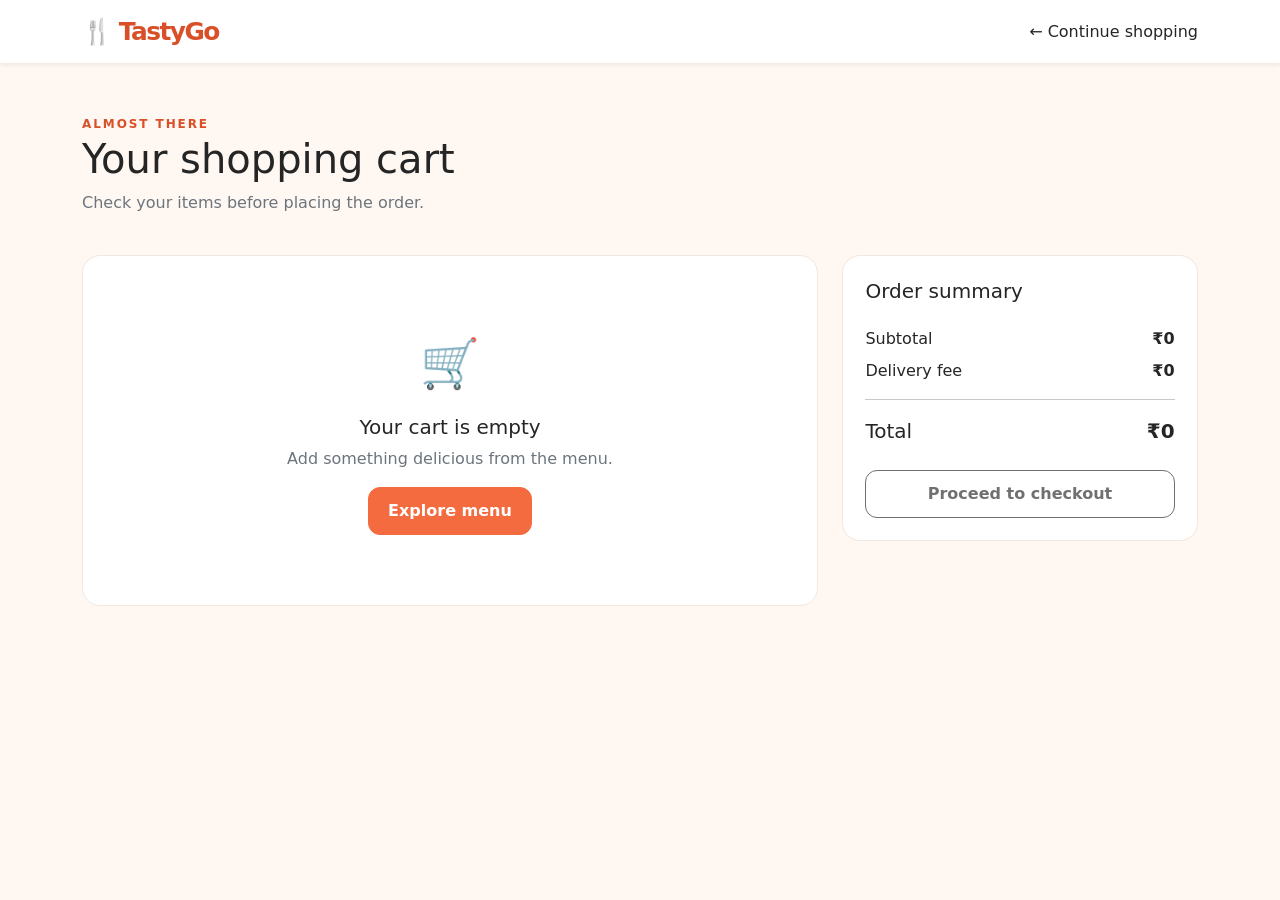
<file: cart.html>
<!DOCTYPE html>
<html lang="en"><head><meta charset="UTF-8"><meta name="viewport" content="width=device-width, initial-scale=1"><title>Your Cart | TastyGo</title><link href="https://cdn.jsdelivr.net/npm/bootstrap@5.3.3/dist/css/bootstrap.min.css" rel="stylesheet"><link href="css/style.css" rel="stylesheet"></head>
<body class="page-bg"><nav class="navbar bg-white shadow-sm"><div class="container"><a class="navbar-brand brand" href="index.html">🍴 TastyGo</a><a class="nav-link" href="menu.html">← Continue shopping</a></div></nav>
<main class="container py-5"><span class="eyebrow">ALMOST THERE</span><h1>Your shopping cart</h1><p class="text-secondary">Check your items before placing the order.</p>
<div class="row g-4 mt-1"><div class="col-lg-8"><div class="white-panel"><div id="cartItems"></div></div></div><div class="col-lg-4"><div class="white-panel"><h2 class="h5">Order summary</h2><div class="d-flex justify-content-between mt-4"><span>Subtotal</span><strong id="cartSubtotal">₹0</strong></div><div class="d-flex justify-content-between mt-2"><span>Delivery fee</span><strong id="deliveryFee">₹0</strong></div><hr><div class="d-flex justify-content-between fs-5"><span>Total</span><strong id="cartTotal">₹0</strong></div><a id="checkoutBtn" class="btn btn-tasty w-100 mt-4" href="payment.html">Proceed to checkout</a></div></div></div></main><script src="js/script.js"></script></body></html>
</file>
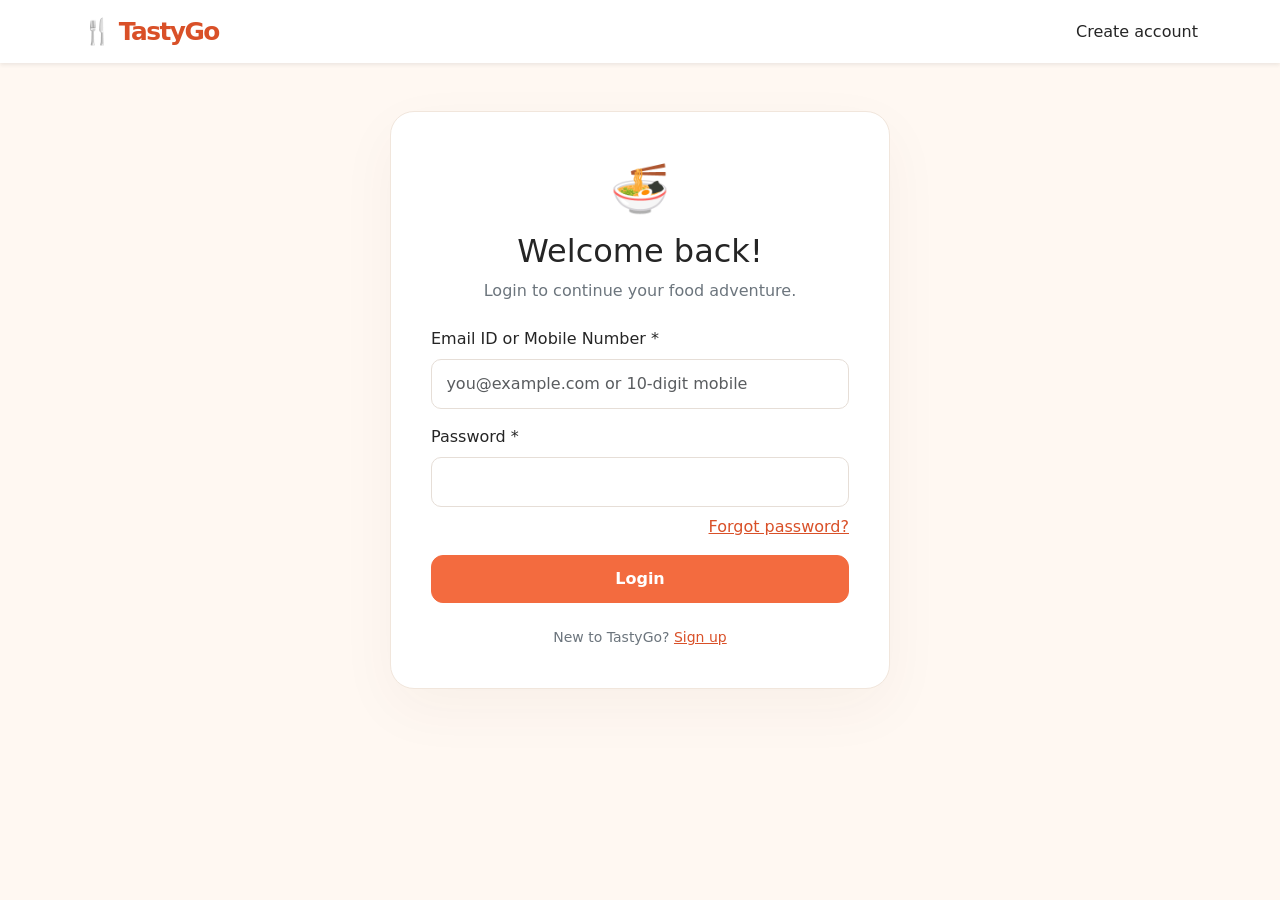
<file: login.html>
<!DOCTYPE html>
<html lang="en"><head><meta charset="UTF-8"><meta name="viewport" content="width=device-width, initial-scale=1"><title>Login | TastyGo</title><link href="https://cdn.jsdelivr.net/npm/bootstrap@5.3.3/dist/css/bootstrap.min.css" rel="stylesheet"><link href="css/style.css" rel="stylesheet"></head>
<body class="page-bg"><nav class="navbar bg-white shadow-sm"><div class="container"><a class="navbar-brand brand" href="index.html">🍴 TastyGo</a><a href="signup.html" class="nav-link">Create account</a></div></nav>
<main class="container py-5"><div class="form-card login-card mx-auto"><div class="text-center mb-4"><div class="login-emoji">🍜</div><h1 class="h2">Welcome back!</h1><p class="text-secondary">Login to continue your food adventure.</p></div>
<form id="loginForm" novalidate><div class="mb-3"><label for="loginId" class="form-label">Email ID or Mobile Number *</label><input id="loginId" class="form-control" required autocomplete="username" placeholder="you@example.com or 10-digit mobile"><div class="invalid-feedback">Enter a valid email or 10-digit mobile number.</div></div>
<div class="mb-2"><label for="loginPassword" class="form-label">Password *</label><input id="loginPassword" type="password" class="form-control" required autocomplete="current-password"><div class="invalid-feedback">Enter your password.</div></div>
<div class="text-end mb-3"><a href="#" id="forgotLink">Forgot password?</a></div><div id="loginMessage" role="status" class="mb-3"></div>
<button class="btn btn-tasty w-100" type="submit">Login</button></form><p class="text-center small text-secondary mt-4 mb-0">New to TastyGo? <a href="signup.html">Sign up</a></p></div></main><script src="js/script.js"></script></body></html>
</file>
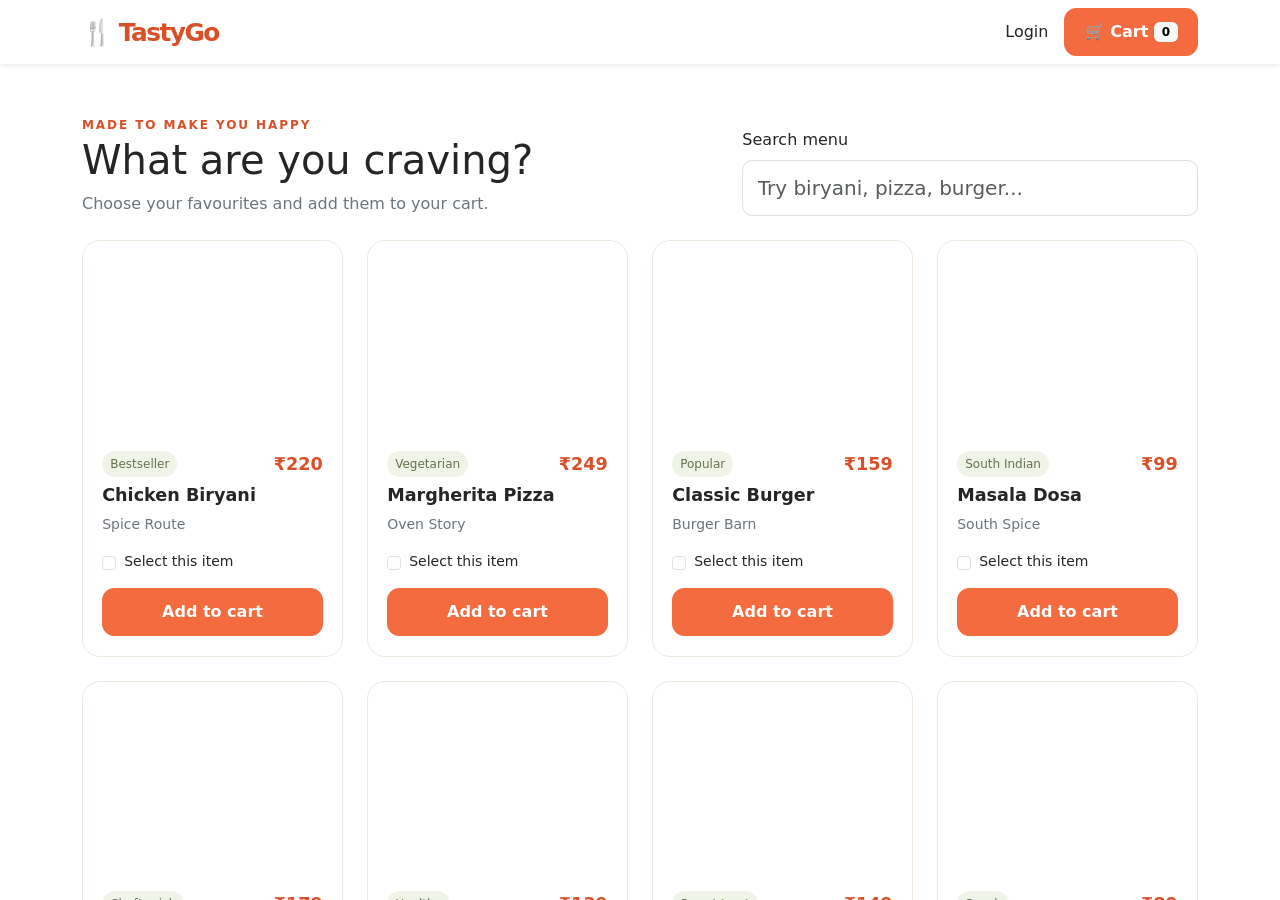
<file: menu.html>
<!DOCTYPE html>
<html lang="en"><head><meta charset="UTF-8"><meta name="viewport" content="width=device-width, initial-scale=1"><title>Menu | TastyGo</title><link href="https://cdn.jsdelivr.net/npm/bootstrap@5.3.3/dist/css/bootstrap.min.css" rel="stylesheet"><link href="css/style.css" rel="stylesheet"></head>
<body><nav class="navbar navbar-expand-lg bg-white sticky-top shadow-sm"><div class="container"><a class="navbar-brand brand" href="index.html">🍴 TastyGo</a><div class="ms-auto d-flex gap-3 align-items-center"><a href="login.html" class="nav-link">Login</a><a href="cart.html" class="btn btn-tasty">🛒 Cart <span id="cartCount" class="badge text-bg-light">0</span></a></div></div></nav>
<main class="container py-5"><div class="row align-items-end g-3 mb-4"><div class="col-md-7"><span class="eyebrow">MADE TO MAKE YOU HAPPY</span><h1>What are you craving?</h1><p class="text-secondary mb-0">Choose your favourites and add them to your cart.</p></div><div class="col-md-5"><label for="foodSearch" class="form-label">Search menu</label><input id="foodSearch" class="form-control form-control-lg" placeholder="Try biryani, pizza, burger..."></div></div>
<div id="menuMessage" role="status" class="mb-3"></div><div id="menuGrid" class="row g-4"></div></main><footer class="footer"><div class="container">TastyGo · Demo menu</div></footer><script src="js/script.js"></script></body></html>
</file>
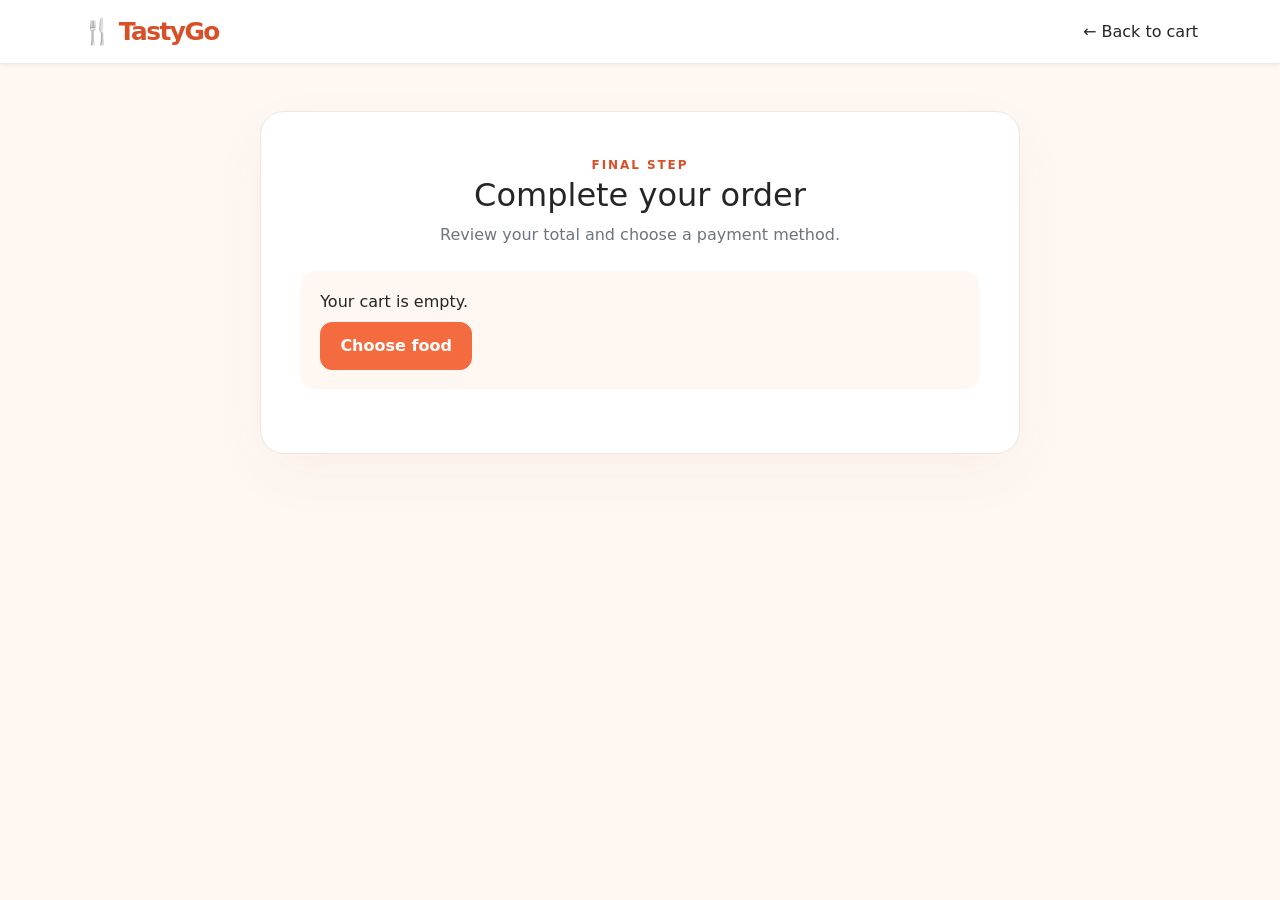
<file: payment.html>
<!DOCTYPE html>
<html lang="en"><head><meta charset="UTF-8"><meta name="viewport" content="width=device-width, initial-scale=1"><title>Checkout | TastyGo</title><link href="https://cdn.jsdelivr.net/npm/bootstrap@5.3.3/dist/css/bootstrap.min.css" rel="stylesheet"><link href="css/style.css" rel="stylesheet"></head>
<body class="page-bg"><nav class="navbar bg-white shadow-sm"><div class="container"><a class="navbar-brand brand" href="index.html">🍴 TastyGo</a><a class="nav-link" href="cart.html">← Back to cart</a></div></nav>
<main class="container py-5"><div class="form-card mx-auto"><div class="text-center mb-4"><span class="eyebrow">FINAL STEP</span><h1 class="h2">Complete your order</h1><p class="text-secondary">Review your total and choose a payment method.</p></div>
<div id="paymentSummary" class="summary-box mb-4"></div><form id="paymentForm" novalidate><h2 class="h5 mb-3">Delivery details</h2><div class="mb-3"><label for="deliveryName" class="form-label">Full Name *</label><input id="deliveryName" class="form-control" required pattern="[A-Za-z ]{2,}" autocomplete="name"><div class="invalid-feedback">Enter your name using letters only.</div></div>
<div class="mb-3"><label for="deliveryPhone" class="form-label">Mobile Number *</label><input id="deliveryPhone" class="form-control" required inputmode="numeric" maxlength="10" pattern="[0-9]{10}" autocomplete="tel"><div class="invalid-feedback">Enter a 10-digit mobile number.</div></div>
<div class="mb-3"><label for="deliveryAddress" class="form-label">Delivery Address *</label><textarea id="deliveryAddress" class="form-control" rows="3" required minlength="5" maxlength="250" autocomplete="street-address"></textarea><div class="invalid-feedback">Enter your delivery address.</div></div>
<div class="payment-choice"><input type="radio" id="cod" name="paymentMethod" checked disabled><label for="cod"><strong>💵 Cash on Delivery</strong><span class="d-block small text-secondary">Pay when your order arrives.</span></label></div>
<div id="paymentMessage" role="status" class="mt-3"></div><button id="placeOrderBtn" class="btn btn-tasty w-100 mt-4" type="submit">Place order</button></form>
<div id="orderSuccess" class="text-center d-none mt-4"><div class="success-icon">✓</div><h2>Order placed successfully!</h2><p id="orderNumberText" class="text-secondary"></p><p>Your payment method is Cash on Delivery.</p><a href="menu.html" class="btn btn-tasty">Order more food</a></div></div></main><script src="js/script.js"></script></body></html>
</file>
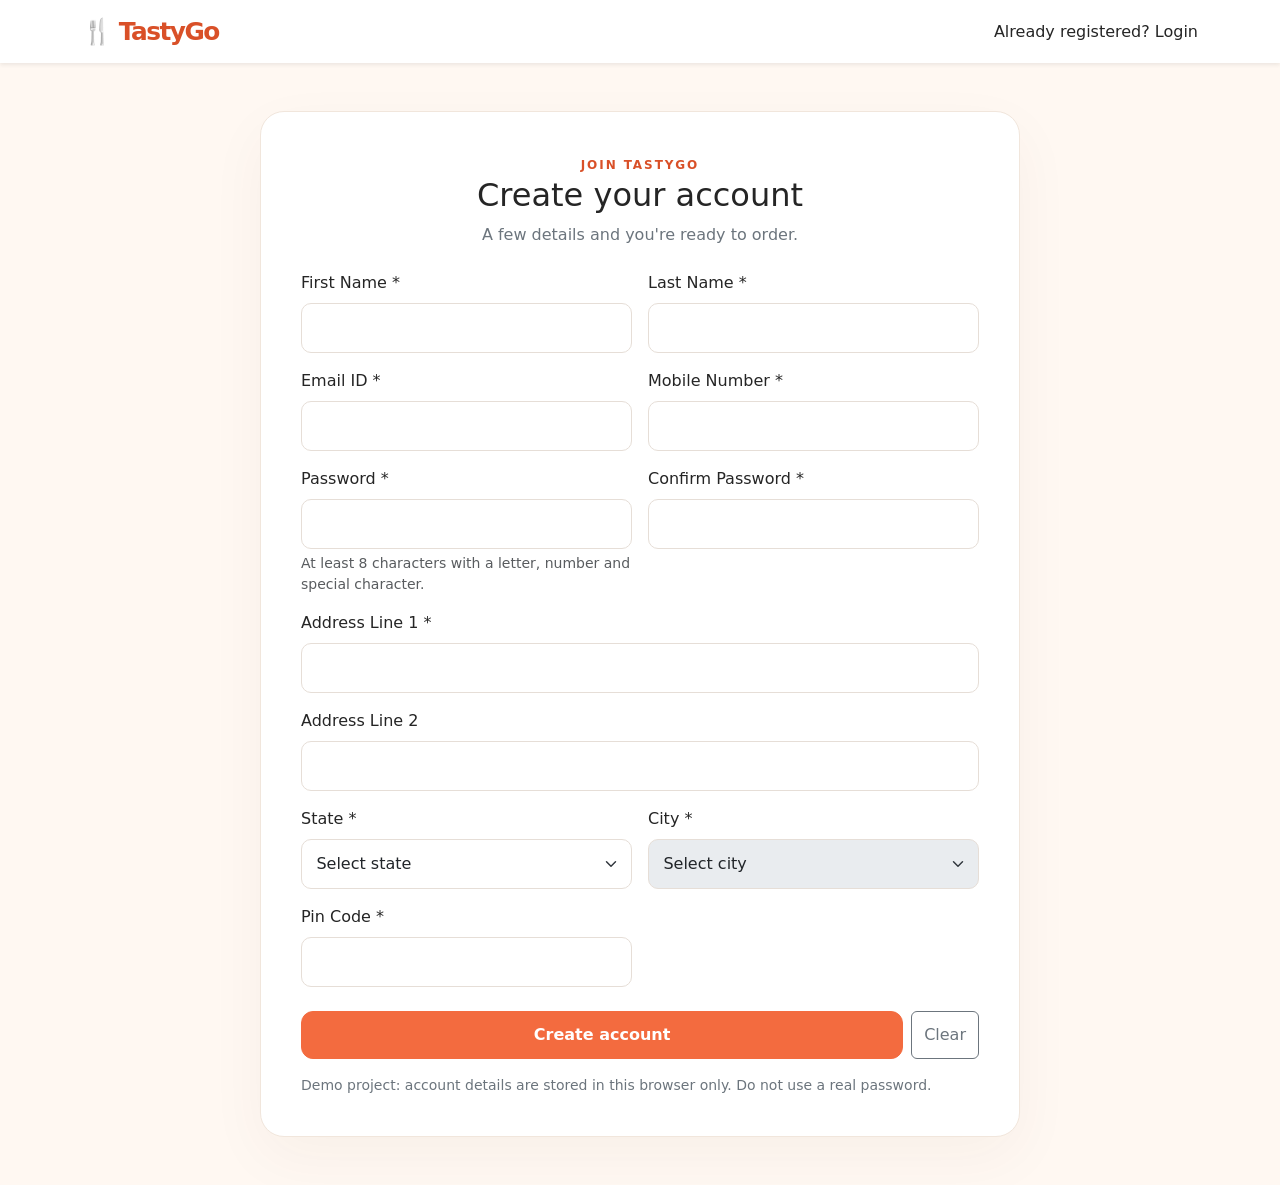
<file: signup.html>
<!DOCTYPE html>
<html lang="en"><head><meta charset="UTF-8"><meta name="viewport" content="width=device-width, initial-scale=1"><title>Sign Up | TastyGo</title>
<link href="https://cdn.jsdelivr.net/npm/bootstrap@5.3.3/dist/css/bootstrap.min.css" rel="stylesheet"><link href="css/style.css" rel="stylesheet"></head>
<body class="page-bg"><nav class="navbar bg-white shadow-sm"><div class="container"><a class="navbar-brand brand" href="index.html">🍴 TastyGo</a><a href="login.html" class="nav-link">Already registered? Login</a></div></nav>
<main class="container py-5"><div class="form-card mx-auto"><div class="text-center mb-4"><span class="eyebrow">JOIN TASTYGO</span><h1 class="h2">Create your account</h1><p class="text-secondary">A few details and you're ready to order.</p></div>
<form id="signupForm" novalidate>
<div class="row g-3">
<div class="col-md-6"><label class="form-label" for="firstName">First Name *</label><input class="form-control" id="firstName" name="firstName" required pattern="[A-Za-z]+" data-error="Use letters only."><div class="invalid-feedback">Use letters only.</div></div>
<div class="col-md-6"><label class="form-label" for="lastName">Last Name *</label><input class="form-control" id="lastName" name="lastName" required pattern="[A-Za-z]+" data-error="Use letters only."><div class="invalid-feedback">Use letters only.</div></div>
<div class="col-md-6"><label class="form-label" for="email">Email ID *</label><input class="form-control" id="email" name="email" type="email" required autocomplete="email"><div class="invalid-feedback">Enter a valid email address.</div></div>
<div class="col-md-6"><label class="form-label" for="mobile">Mobile Number *</label><input class="form-control" id="mobile" name="mobile" inputmode="numeric" maxlength="10" pattern="[0-9]{10}" required><div class="invalid-feedback">Enter a 10-digit mobile number.</div></div>
<div class="col-md-6"><label class="form-label" for="password">Password *</label><input class="form-control" id="password" name="password" type="password" required autocomplete="new-password"><div class="form-text">At least 8 characters with a letter, number and special character.</div><div class="invalid-feedback">Use 8+ characters with a letter, number and special character.</div></div>
<div class="col-md-6"><label class="form-label" for="confirmPassword">Confirm Password *</label><input class="form-control" id="confirmPassword" name="confirmPassword" type="password" required autocomplete="new-password"><div class="invalid-feedback">Passwords must match and meet the requirements.</div></div>
<div class="col-12"><label class="form-label" for="address1">Address Line 1 *</label><input class="form-control" id="address1" name="address1" required pattern="[A-Za-z0-9 ,./#-]{3,}" maxlength="100"><div class="invalid-feedback">Enter a valid address (letters and numbers).</div></div>
<div class="col-12"><label class="form-label" for="address2">Address Line 2</label><input class="form-control" id="address2" name="address2" pattern="[A-Za-z0-9 ,./#-]*" maxlength="100"><div class="invalid-feedback">Use letters, numbers and common address characters.</div></div>
<div class="col-md-6"><label class="form-label" for="state">State *</label><select class="form-select" id="state" name="state" required><option value="">Select state</option></select><div class="invalid-feedback">Choose a state.</div></div>
<div class="col-md-6"><label class="form-label" for="city">City *</label><select class="form-select" id="city" name="city" required disabled><option value="">Select city</option></select><div class="invalid-feedback">Choose a city.</div></div>
<div class="col-md-6"><label class="form-label" for="pincode">Pin Code *</label><input class="form-control" id="pincode" name="pincode" inputmode="numeric" maxlength="6" pattern="[0-9]{6}" required><div class="invalid-feedback">Enter a 6-digit pin code.</div></div>
</div><div id="signupMessage" class="mt-3" role="status"></div>
<div class="d-flex gap-2 mt-4"><button class="btn btn-tasty flex-grow-1" type="submit">Create account</button><button class="btn btn-outline-secondary" type="reset">Clear</button></div>
<p class="small text-secondary mt-3 mb-0">Demo project: account details are stored in this browser only. Do not use a real password.</p>
</form></div></main><script src="js/script.js"></script></body></html>
</file>
<file: css/style.css>
:root{--orange:#f36b3f;--orange-dark:#d95028;--ink:#252525;--cream:#fff8f2;--muted:#6b7280}
*{box-sizing:border-box}body{color:var(--ink);font-family:Inter,system-ui,-apple-system,"Segoe UI",sans-serif}a{color:var(--orange-dark)}.brand{font-size:1.55rem;font-weight:850;letter-spacing:-.06em;color:var(--orange-dark)!important}.btn-tasty{background:var(--orange);color:#fff;border:1px solid var(--orange);font-weight:700;border-radius:12px;padding:.7rem 1.2rem}.btn-tasty:hover,.btn-tasty:focus{background:var(--orange-dark);border-color:var(--orange-dark);color:#fff}.hero{background:linear-gradient(120deg,#fff8f2,#fff 60%);padding:5.5rem 0}.hero h1{font-size:clamp(2.8rem,5vw,4.6rem);font-weight:850;letter-spacing:-.06em;line-height:1.05;margin:1rem 0}.highlight{color:var(--orange)}.eyebrow{font-size:.75rem;letter-spacing:.16em;color:var(--orange-dark);font-weight:800}.hero-image{position:relative;padding:1rem}.hero-image img{width:100%;height:420px;object-fit:cover;border-radius:34px;box-shadow:0 25px 60px #8e4b2426;animation:float 5s ease-in-out infinite}.floating-note{position:absolute;bottom:2rem;left:0;background:white;padding:1rem 1.2rem;border-radius:16px;box-shadow:0 10px 30px #00000014;font-weight:700}@keyframes float{0%,100%{transform:translateY(0)}50%{transform:translateY(-8px)}}.section{padding:5rem 0}.section h2{font-size:2.4rem;font-weight:800;letter-spacing:-.04em}.soft,.page-bg{background:var(--cream)}.city-card,.feature{background:white;border:1px solid #f0e7df;border-radius:16px;padding:1.4rem;font-weight:700}.city-card{transition:transform .2s,box-shadow .2s}.city-card:hover{transform:translateY(-4px);box-shadow:0 10px 25px #0000000c}.feature{height:100%;font-size:2rem}.feature h5{font-size:1.15rem;font-weight:800;margin-top:1rem}.feature p{font-size:.95rem;color:var(--muted);font-weight:400}.footer{padding:1.5rem 0;background:#252525;color:white}.form-card{max-width:760px;background:white;padding:clamp(1.25rem,4vw,2.5rem);border:1px solid #f1e6dc;border-radius:24px;box-shadow:0 20px 60px #63351a0b}.login-card{max-width:500px}.form-control,.form-select{padding:.75rem .9rem;border-color:#e6ded7;border-radius:10px}.form-control:focus,.form-select:focus{border-color:var(--orange);box-shadow:0 0 0 .2rem #f36b3f24}.login-emoji{font-size:3rem;margin-bottom:.5rem}.white-panel{background:#fff;border:1px solid #f0e7df;border-radius:18px;padding:1.4rem}.food-card{height:100%;overflow:hidden;border:1px solid #f0e7df;border-radius:18px;background:white;transition:transform .2s,box-shadow .2s}.food-card:hover{transform:translateY(-4px);box-shadow:0 14px 30px #0000000c}.food-card img{height:190px;width:100%;object-fit:cover}.food-card .card-body{padding:1.2rem}.food-card h3{font-size:1.1rem;font-weight:800}.price{font-size:1.1rem;font-weight:800;color:var(--orange-dark)}.food-tag{font-size:.75rem;color:#68704d;background:#f0f3e8;padding:.25rem .5rem;border-radius:99px}.cart-row{display:flex;gap:1rem;align-items:center;padding:1rem 0;border-bottom:1px solid #eee}.cart-row:last-child{border-bottom:0}.cart-thumb{width:88px;height:78px;object-fit:cover;border-radius:12px}.cart-info{flex:1;min-width:0}.quantity-input{width:76px}.summary-box{background:var(--cream);padding:1.2rem;border-radius:14px}.payment-choice{display:flex;gap:.8rem;align-items:flex-start;border:1px solid var(--orange);background:#fff8f2;padding:1rem;border-radius:12px}.payment-choice input{margin-top:.35rem;accent-color:var(--orange)}.success-icon{display:grid;place-items:center;margin:0 auto 1rem;width:64px;height:64px;border-radius:50%;background:#e5f7e9;color:#16803d;font-size:2rem;font-weight:800}@media(max-width:767px){.hero{padding:3.5rem 0}.hero-image img{height:300px}.section{padding:3.5rem 0}.cart-row{align-items:flex-start;flex-wrap:wrap}.cart-thumb{width:72px;height:72px}}
</file>
